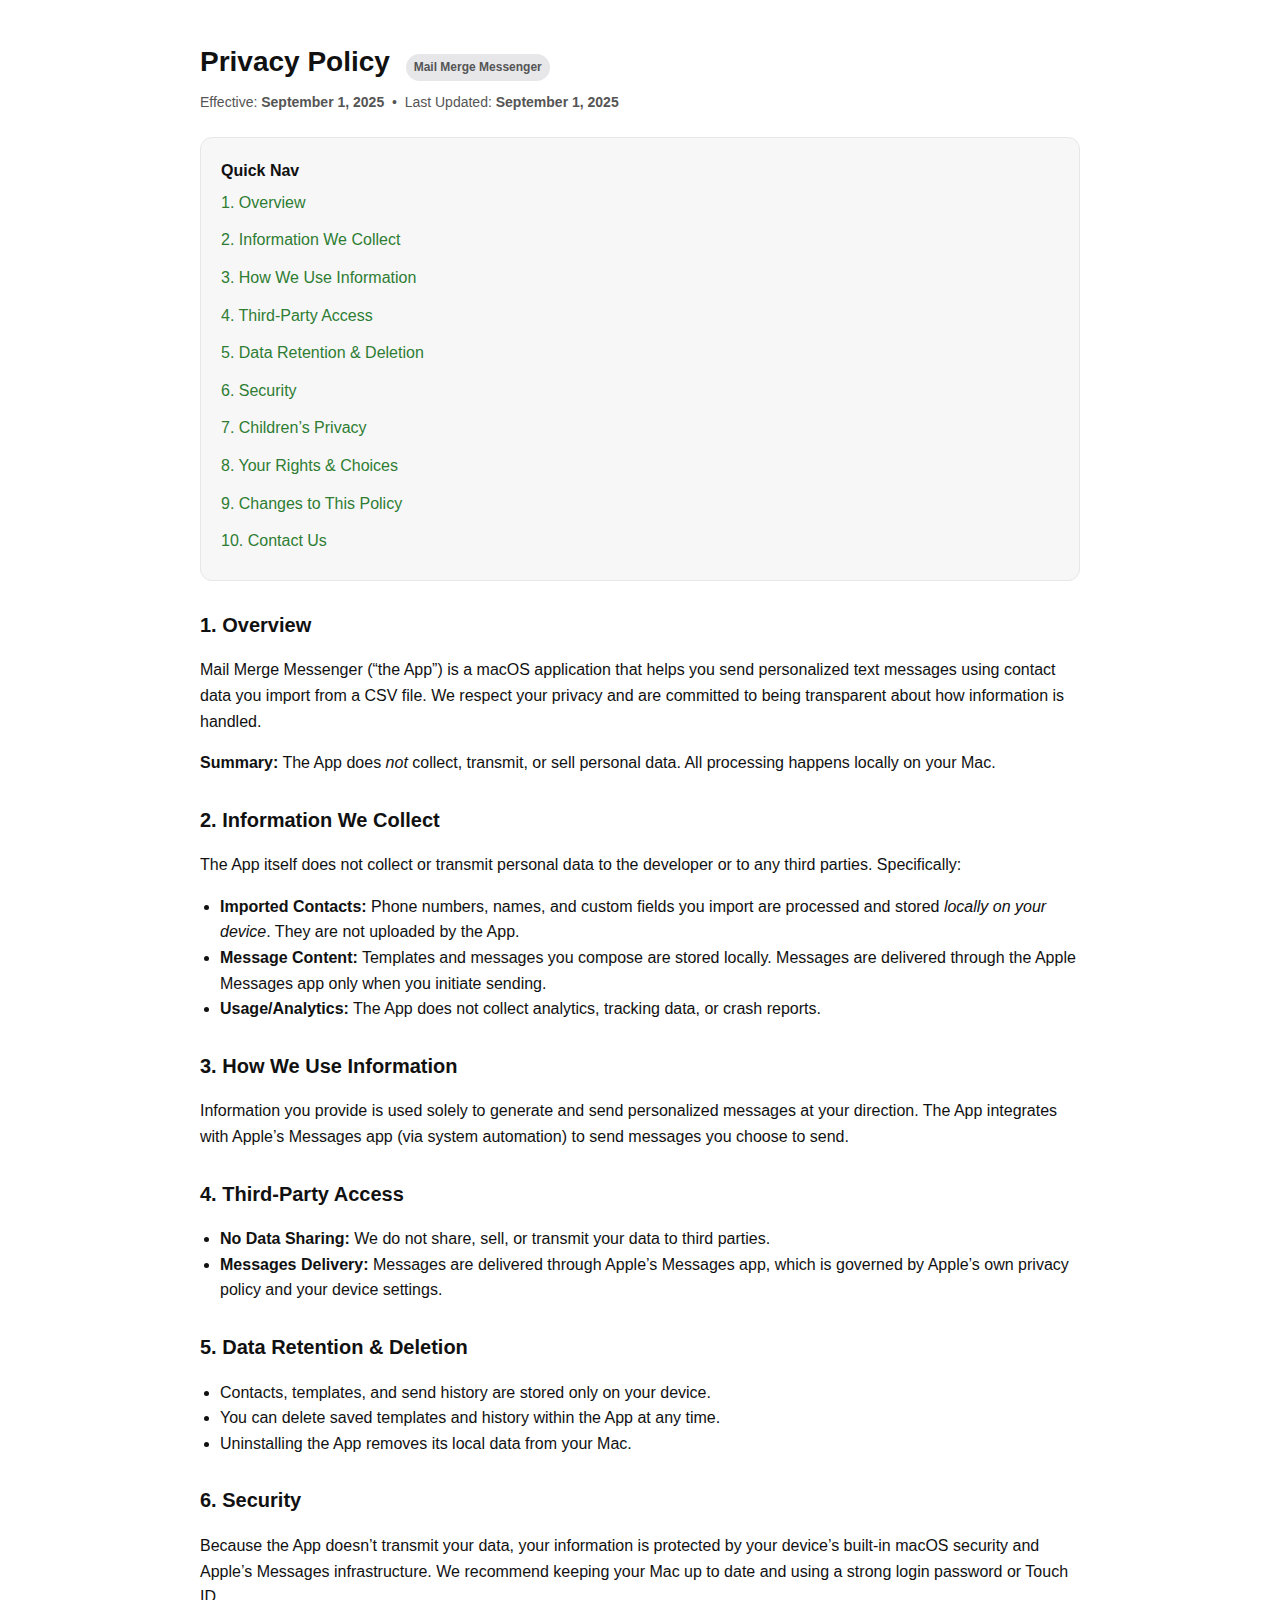
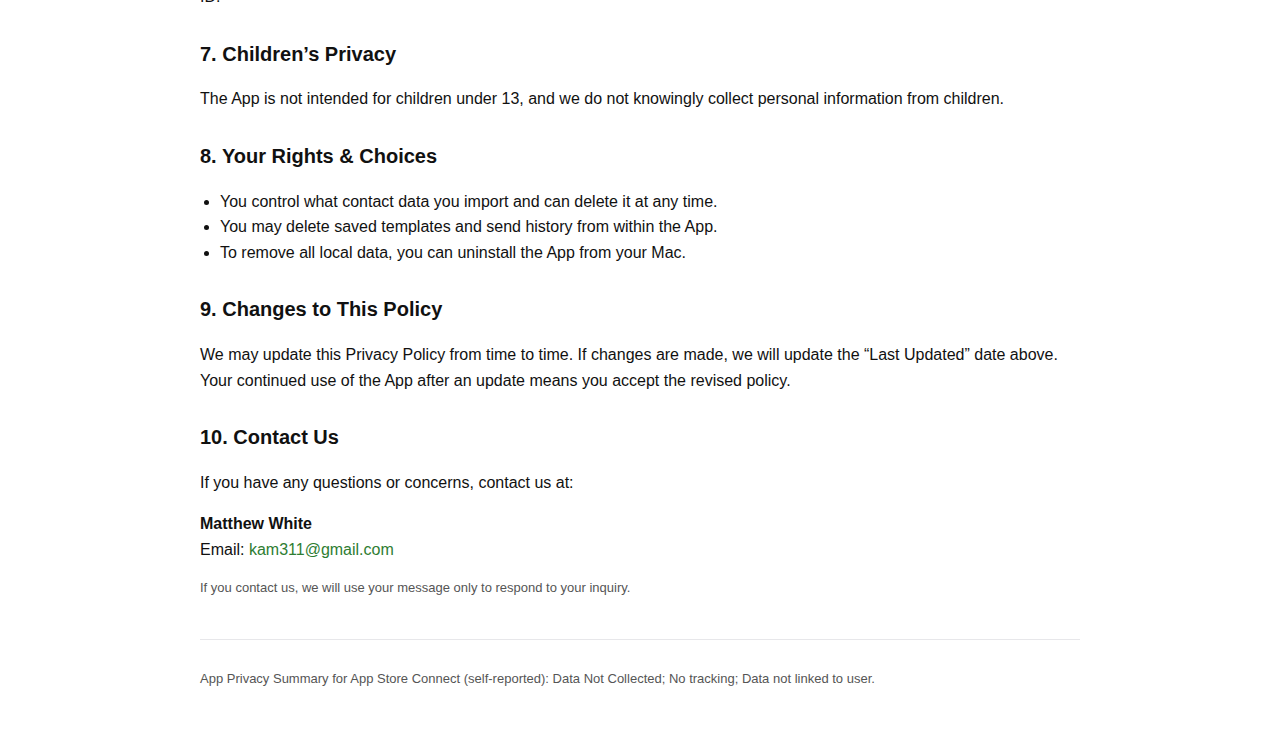
<file: privacy.html>
<!doctype html>
<html lang="en">
<head>
  <meta charset="utf-8" />
  <meta name="viewport" content="width=device-width, initial-scale=1" />
  <title>Privacy Policy – Mail Merge Messenger</title>
  <meta name="description" content="Privacy Policy for the Mail Merge Messenger macOS app." />
  <style>
    :root {
      --fg: #111;
      --muted: #555;
      --bg: #fff;
      --accent: #2e7d32;
      --card: #f7f7f8;
      --border: #e7e7ea;
    }
    @media (prefers-color-scheme: dark) {
      :root {
        --fg: #f2f2f2;
        --muted: #c2c2c2;
        --bg: #0f1115;
        --accent: #66bb6a;
        --card: #161a20;
        --border: #232834;
      }
    }
    html, body { margin:0; padding:0; background:var(--bg); color:var(--fg); }
    body { font: 16px/1.6 -apple-system, BlinkMacSystemFont, "Segoe UI", Roboto, Helvetica, Arial, sans-serif; }
    .container { max-width: 880px; margin: 40px auto; padding: 0 16px; }
    header { margin-bottom: 24px; }
    h1 { font-size: 28px; margin: 0 0 6px; }
    .meta { color: var(--muted); font-size: 14px; }
    .card {
      background: var(--card);
      border: 1px solid var(--border);
      border-radius: 12px;
      padding: 20px;
      margin: 20px 0;
    }
    h2 { font-size: 20px; margin-top: 28px; }
    ul { padding-left: 20px; }
    a { color: var(--accent); text-decoration: none; }
    a:hover, a:focus { text-decoration: underline; }
    .tiny { font-size: 13px; color: var(--muted); }
    .badge {
      display:inline-block; padding: 4px 8px; border-radius: 999px;
      background: var(--border); color: var(--muted); font-size: 12px; margin-left: 8px;
    }
    .toc a { display:block; padding:6px 0; }
    .footer { margin-top: 40px; padding-top: 16px; border-top: 1px solid var(--border); }
    @media print {
      .card { border-color: #ccc; }
      .badge { display:none; }
      a { color: #000; text-decoration: underline; }
    }
  </style>

  <!-- Structured data to help App Store review/search engines -->
  <script type="application/ld+json">
  {
    "@context": "https://schema.org",
    "@type": "PrivacyPolicy",
    "name": "Mail Merge Messenger Privacy Policy",
    "url": "https://example.com/privacy", 
    "datePublished": "[YYYY-MM-DD]",
    "dateModified": "[YYYY-MM-DD]",
    "publisher": {
      "@type": "Organization",
      "name": "[Your Name or Company]",
      "url": "https://example.com"
    }
  }
  </script>
</head>
<body>
  <a id="privacy"></a>
  <div class="container">
    <header>
      <h1>Privacy Policy <span class="badge">Mail Merge Messenger</span></h1>
      <div class="meta">Effective: <strong>September 1, 2025</strong> &nbsp;•&nbsp; Last Updated: <strong>September 1, 2025</strong></div>
    </header>

    <div class="card toc" aria-label="Table of contents">
      <strong>Quick Nav</strong>
      <a href="#overview">1. Overview</a>
      <a href="#information-we-collect">2. Information We Collect</a>
      <a href="#how-we-use">3. How We Use Information</a>
      <a href="#third-parties">4. Third-Party Access</a>
      <a href="#retention">5. Data Retention & Deletion</a>
      <a href="#security">6. Security</a>
      <a href="#children">7. Children’s Privacy</a>
      <a href="#your-rights">8. Your Rights & Choices</a>
      <a href="#changes">9. Changes to This Policy</a>
      <a href="#contact">10. Contact Us</a>
    </div>

    <section id="overview">
      <h2>1. Overview</h2>
      <p>Mail Merge Messenger (“the App”) is a macOS application that helps you send personalized text messages using contact data you import from a CSV file. We respect your privacy and are committed to being transparent about how information is handled.</p>
      <p><strong>Summary:</strong> The App does <em>not</em> collect, transmit, or sell personal data. All processing happens locally on your Mac.</p>
    </section>

    <section id="information-we-collect">
      <h2>2. Information We Collect</h2>
      <p>The App itself does not collect or transmit personal data to the developer or to any third parties. Specifically:</p>
      <ul>
        <li><strong>Imported Contacts:</strong> Phone numbers, names, and custom fields you import are processed and stored <em>locally on your device</em>. They are not uploaded by the App.</li>
        <li><strong>Message Content:</strong> Templates and messages you compose are stored locally. Messages are delivered through the Apple Messages app only when you initiate sending.</li>
        <li><strong>Usage/Analytics:</strong> The App does not collect analytics, tracking data, or crash reports.</li>
      </ul>
    </section>

    <section id="how-we-use">
      <h2>3. How We Use Information</h2>
      <p>Information you provide is used solely to generate and send personalized messages at your direction. The App integrates with Apple’s Messages app (via system automation) to send messages you choose to send.</p>
    </section>

    <section id="third-parties">
      <h2>4. Third-Party Access</h2>
      <ul>
        <li><strong>No Data Sharing:</strong> We do not share, sell, or transmit your data to third parties.</li>
        <li><strong>Messages Delivery:</strong> Messages are delivered through Apple’s Messages app, which is governed by Apple’s own privacy policy and your device settings.</li>
      </ul>
    </section>

    <section id="retention">
      <h2>5. Data Retention &amp; Deletion</h2>
      <ul>
        <li>Contacts, templates, and send history are stored only on your device.</li>
        <li>You can delete saved templates and history within the App at any time.</li>
        <li>Uninstalling the App removes its local data from your Mac.</li>
      </ul>
    </section>

    <section id="security">
      <h2>6. Security</h2>
      <p>Because the App doesn’t transmit your data, your information is protected by your device’s built-in macOS security and Apple’s Messages infrastructure. We recommend keeping your Mac up to date and using a strong login password or Touch ID.</p>
    </section>

    <section id="children">
      <h2>7. Children’s Privacy</h2>
      <p>The App is not intended for children under 13, and we do not knowingly collect personal information from children.</p>
    </section>

    <section id="your-rights">
      <h2>8. Your Rights &amp; Choices</h2>
      <ul>
        <li>You control what contact data you import and can delete it at any time.</li>
        <li>You may delete saved templates and send history from within the App.</li>
        <li>To remove all local data, you can uninstall the App from your Mac.</li>
      </ul>
    </section>

    <section id="changes">
      <h2>9. Changes to This Policy</h2>
      <p>We may update this Privacy Policy from time to time. If changes are made, we will update the “Last Updated” date above. Your continued use of the App after an update means you accept the revised policy.</p>
    </section>

    <section id="contact">
      <h2>10. Contact Us</h2>
      <p>If you have any questions or concerns, contact us at:</p>
      <p><strong>Matthew White</strong><br>
         Email: <a href="mailto:[kam311@gmail.com]">kam311@gmail.com</a><br>
       <p class="tiny">If you contact us, we will use your message only to respond to your inquiry.</p>
    </section>

    <div class="footer tiny">
      <p>App Privacy Summary for App Store Connect (self-reported): Data Not Collected; No tracking; Data not linked to user.</p>
    </div>
  </div>
</body>
</html>
</file>
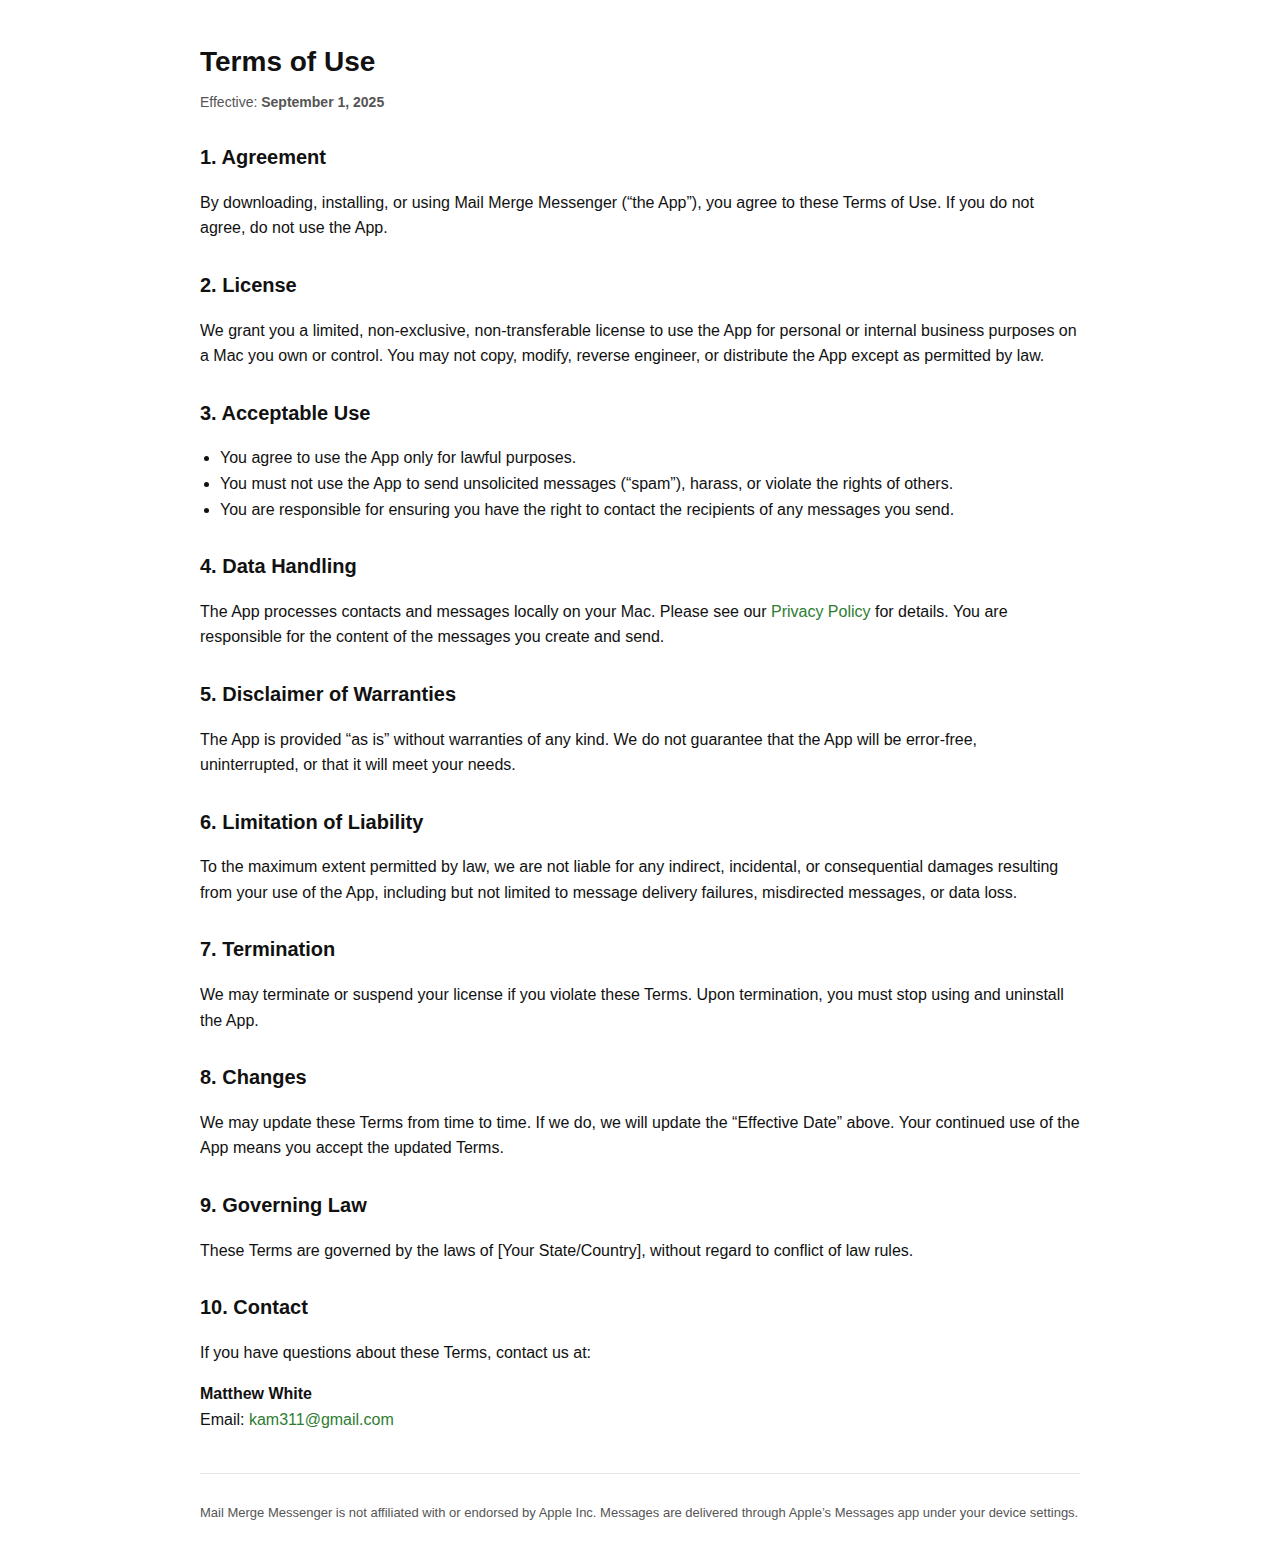
<file: terms.html>
<!doctype html>
<html lang="en">
<head>
  <meta charset="utf-8" />
  <meta name="viewport" content="width=device-width, initial-scale=1" />
  <title>Terms of Use – Mail Merge Messenger</title>
  <meta name="description" content="Terms of Use (End User License Agreement) for the Mail Merge Messenger macOS app." />
  <style>
    :root {
      --fg: #111;
      --muted: #555;
      --bg: #fff;
      --accent: #2e7d32;
      --card: #f7f7f8;
      --border: #e7e7ea;
    }
    @media (prefers-color-scheme: dark) {
      :root {
        --fg: #f2f2f2;
        --muted: #c2c2c2;
        --bg: #0f1115;
        --accent: #66bb6a;
        --card: #161a20;
        --border: #232834;
      }
    }
    body { font: 16px/1.6 -apple-system, BlinkMacSystemFont, "Segoe UI", Roboto, Helvetica, Arial, sans-serif; background: var(--bg); color: var(--fg); margin:0; }
    .container { max-width: 880px; margin: 40px auto; padding: 0 16px; }
    header { margin-bottom: 24px; }
    h1 { font-size: 28px; margin: 0 0 6px; }
    h2 { font-size: 20px; margin-top: 28px; }
    .meta { color: var(--muted); font-size: 14px; }
    ul { padding-left: 20px; }
    a { color: var(--accent); text-decoration: none; }
    a:hover, a:focus { text-decoration: underline; }
    .footer { margin-top: 40px; padding-top: 16px; border-top: 1px solid var(--border); font-size: 13px; color: var(--muted); }
  </style>
</head>
<body>
  <div class="container">
    <header>
      <h1>Terms of Use</h1>
      <div class="meta">Effective: <strong>September 1, 2025</strong></div>
    </header>

    <section>
      <h2>1. Agreement</h2>
      <p>By downloading, installing, or using Mail Merge Messenger (“the App”), you agree to these Terms of Use. If you do not agree, do not use the App.</p>
    </section>

    <section>
      <h2>2. License</h2>
      <p>We grant you a limited, non-exclusive, non-transferable license to use the App for personal or internal business purposes on a Mac you own or control. You may not copy, modify, reverse engineer, or distribute the App except as permitted by law.</p>
    </section>

    <section>
      <h2>3. Acceptable Use</h2>
      <ul>
        <li>You agree to use the App only for lawful purposes.</li>
        <li>You must not use the App to send unsolicited messages (“spam”), harass, or violate the rights of others.</li>
        <li>You are responsible for ensuring you have the right to contact the recipients of any messages you send.</li>
      </ul>
    </section>

    <section>
      <h2>4. Data Handling</h2>
      <p>The App processes contacts and messages locally on your Mac. Please see our <a href="privacy.html">Privacy Policy</a> for details. You are responsible for the content of the messages you create and send.</p>
    </section>

    <section>
      <h2>5. Disclaimer of Warranties</h2>
      <p>The App is provided “as is” without warranties of any kind. We do not guarantee that the App will be error-free, uninterrupted, or that it will meet your needs.</p>
    </section>

    <section>
      <h2>6. Limitation of Liability</h2>
      <p>To the maximum extent permitted by law, we are not liable for any indirect, incidental, or consequential damages resulting from your use of the App, including but not limited to message delivery failures, misdirected messages, or data loss.</p>
    </section>

    <section>
      <h2>7. Termination</h2>
      <p>We may terminate or suspend your license if you violate these Terms. Upon termination, you must stop using and uninstall the App.</p>
    </section>

    <section>
      <h2>8. Changes</h2>
      <p>We may update these Terms from time to time. If we do, we will update the “Effective Date” above. Your continued use of the App means you accept the updated Terms.</p>
    </section>

    <section>
      <h2>9. Governing Law</h2>
      <p>These Terms are governed by the laws of [Your State/Country], without regard to conflict of law rules.</p>
    </section>

    <section>
      <h2>10. Contact</h2>
      <p>If you have questions about these Terms, contact us at:</p>
      <p><strong>Matthew White</strong><br>
         Email: <a href="mailto:[kam311@gmail.com]">kam311@gmail.com</a><br>
     </section>

    <div class="footer">
      <p>Mail Merge Messenger is not affiliated with or endorsed by Apple Inc. Messages are delivered through Apple’s Messages app under your device settings.</p>
    </div>
  </div>
</body>
</html>
</file>
